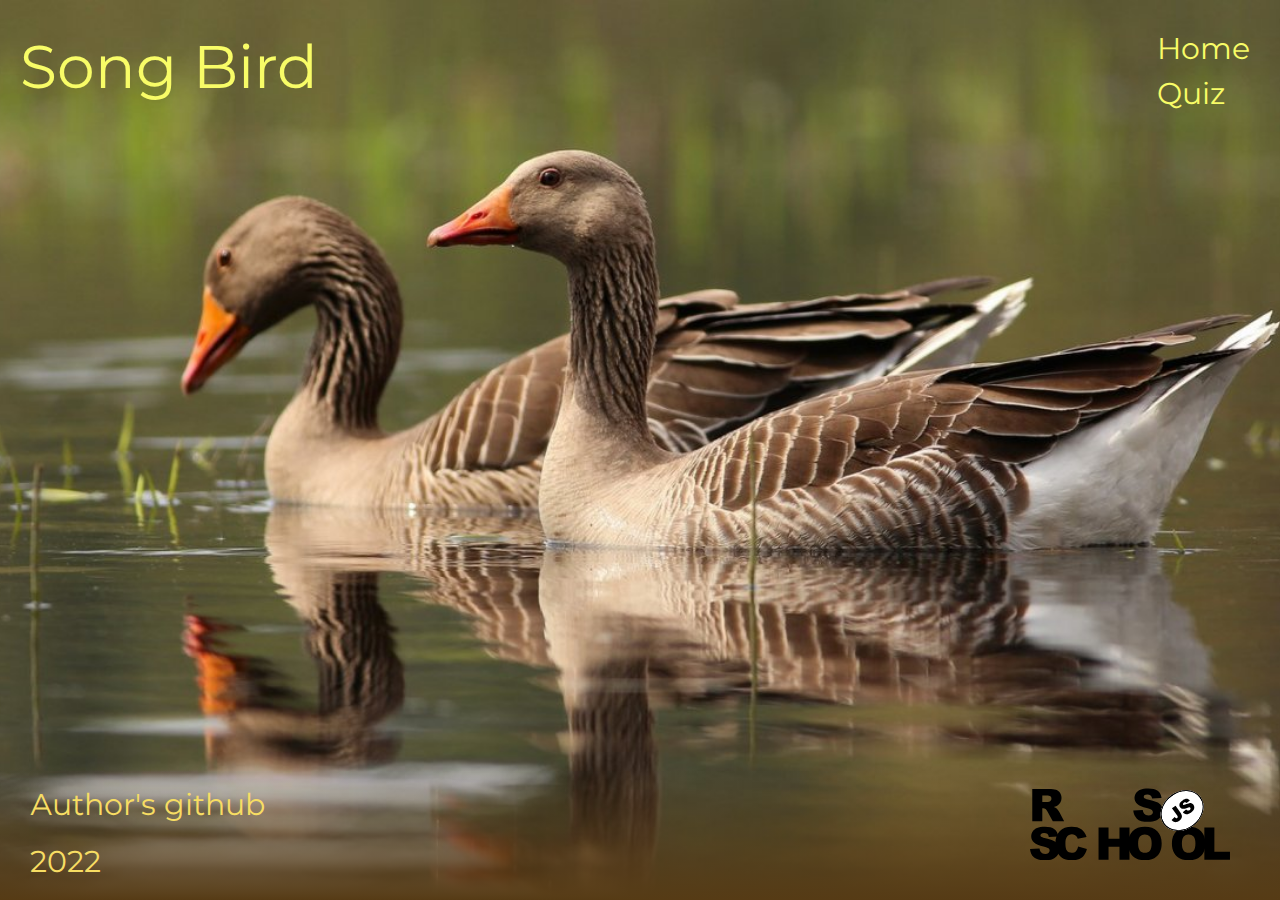
<file: songbird/index.html>
<!DOCTYPE html>
<html lang="en">

<head>
  <meta charset="UTF-8">
  <meta http-equiv="X-UA-Compatible" content="IE=edge">
  <meta name="viewport" content="width=device-width, initial-scale=1.0">
  <link rel="preconnect" href="https://fonts.googleapis.com">
  <link rel="preconnect" href="https://fonts.gstatic.com" crossorigin>
  <link rel="icon" href="img/bird_icon.png" type="image/x-icon">
  <link href="https://fonts.googleapis.com/css2?family=Montserrat&display=swap" rel="stylesheet">
  <link rel="stylesheet" href="startpage.css">
  <title>Start Page</title>
</head>

<body>
  <header class="header">
    <div class="header-logo">Song Bird</div>
    <nav class="header-nav">
      <a class="header-link-start-page" href="">Home</a>
      <a class="header-link-quiz-page" href="QuizPage/quizpage.html">Quiz</a>
    </nav>
  </header>

  <footer class="footer">
    <div class="footer-info-author">
      <a class="footer-link-author" href="https://github.com/evgueniazet">Аuthor's github</a>
      <span class="footer-text">2022</span>
    </div>
    <div class="footer-logo">
      <svg xmlns="http://www.w3.org/2000/svg" xmlns:xlink="http://www.w3.org/1999/xlink" viewBox="0 0 552.8 205.3">
        <style>
          .st0 {
            fill: #fff
          }

          .st1 {
            clip-path: url(#SVGID_2_)
          }

          .st2 {
            clip-path: url(#SVGID_4_)
          }

          .st3 {
            clip-path: url(#SVGID_6_)
          }

          .st4 {
            clip-path: url(#SVGID_8_)
          }

          .st5 {
            fill: #fff;
            stroke: #000;
            stroke-width: 4;
            stroke-miterlimit: 10
          }

          .st6 {
            clip-path: url(#SVGID_8_)
          }

          .st6,
          .st7 {
            fill: none;
            stroke: #000;
            stroke-width: 4;
            stroke-miterlimit: 10
          }

          .st8,
          .st9 {
            clip-path: url(#SVGID_10_)
          }

          .st9 {
            fill: none;
            stroke: #000;
            stroke-width: 4;
            stroke-miterlimit: 10
          }
        </style>
        <title>rs_school_js</title>
        <path
          d="M285.4 68l26.3-1.7c.6 4.3 1.7 7.5 3.5 9.8 2.9 3.6 6.9 5.4 12.2 5.4 3.9 0 7-.9 9.1-2.8 2-1.5 3.2-3.9 3.2-6.4 0-2.4-1.1-4.7-3-6.2-2-1.8-6.7-3.6-14.1-5.2-12.1-2.7-20.8-6.3-25.9-10.9-5.1-4.3-8-10.6-7.8-17.3 0-4.6 1.4-9.2 4-13 3-4.3 7.1-7.7 12-9.6 5.3-2.3 12.7-3.5 22-3.5 11.4 0 20.1 2.1 26.1 6.4 6 4.2 9.6 11 10.7 20.3l-26 1.5c-.7-4-2.1-6.9-4.4-8.8s-5.3-2.8-9.2-2.8c-3.2 0-5.6.7-7.2 2-1.5 1.2-2.5 3-2.4 5 0 1.5.8 2.9 2 3.8 1.3 1.2 4.4 2.3 9.3 3.3 12.1 2.6 20.7 5.2 26 7.9 5.3 2.7 9.1 6 11.4 9.9 2.4 4 3.6 8.6 3.5 13.3 0 5.6-1.6 11.2-4.8 15.9-3.3 4.9-7.9 8.7-13.3 11-5.7 2.5-12.9 3.8-21.5 3.8-15.2 0-25.7-2.9-31.6-8.8S286.1 77 285.4 68zM6.3 97.6V8.2h46.1c8.5 0 15.1.7 19.6 2.2 4.4 1.4 8.3 4.3 10.9 8.2 2.9 4.3 4.3 9.3 4.2 14.5.3 8.8-4.2 17.2-11.9 21.6-3 1.7-6.3 2.9-9.7 3.5 2.5.7 5 1.9 7.2 3.3 1.7 1.4 3.1 3 4.4 4.7 1.5 1.7 2.8 3.6 3.9 5.6l13.4 25.9H63L48.2 70.2c-1.9-3.5-3.5-5.8-5-6.9-2-1.4-4.4-2.1-6.8-2.1H34v36.3H6.3zM34 44.4h11.7c2.5-.2 4.9-.6 7.3-1.2 1.8-.3 3.4-1.3 4.5-2.8 2.7-3.6 2.3-8.7-1-11.8-1.8-1.5-5.3-2.3-10.3-2.3H34v18.1zM0 174.2l26.3-1.7c.6 4.3 1.7 7.5 3.5 9.8 2.8 3.6 6.9 5.5 12.2 5.5 3.9 0 7-.9 9.1-2.8 2-1.6 3.2-3.9 3.2-6.4 0-2.4-1.1-4.7-3-6.2-2-1.8-6.7-3.6-14.2-5.2-12.1-2.7-20.8-6.3-25.9-10.9-5.1-4.3-8-10.6-7.8-17.3 0-4.6 1.4-9.2 4-13 3-4.3 7.1-7.7 12-9.6 5.3-2.3 12.7-3.5 22-3.5 11.4 0 20.1 2.1 26.1 6.4s9.5 11 10.6 20.3l-26 1.5c-.7-4-2.1-6.9-4.4-8.8-2.2-1.9-5.3-2.8-9.2-2.7-3.2 0-5.6.7-7.2 2.1-1.6 1.2-2.5 3-2.4 5 0 1.5.8 2.9 2 3.8 1.3 1.2 4.4 2.3 9.3 3.3 12.1 2.6 20.7 5.2 26 7.9 5.3 2.7 9.1 6 11.4 9.9 2.4 4 3.6 8.6 3.6 13.2 0 5.6-1.7 11.1-4.8 15.8-3.3 4.9-7.9 8.7-13.3 11-5.7 2.5-12.9 3.8-21.5 3.8-15.2 0-25.7-2.9-31.6-8.8-5.9-6-9.2-13.4-10-22.4z" />
        <path
          d="M133 167.2l24.2 7.3c-1.3 6.1-4 11.9-7.7 17-3.4 4.5-7.9 8-13 10.3-5.2 2.3-11.8 3.5-19.8 3.5-9.7 0-17.7-1.4-23.8-4.2-6.2-2.8-11.5-7.8-16-14.9-4.5-7.1-6.7-16.2-6.7-27.3 0-14.8 3.9-26.2 11.8-34.1s19-11.9 33.4-11.9c11.3 0 20.1 2.3 26.6 6.8 6.4 4.6 11.2 11.6 14.4 21l-24.4 5.4c-.6-2.1-1.5-4.2-2.7-6-1.5-2.1-3.4-3.7-5.7-4.9-2.3-1.2-4.9-1.7-7.5-1.7-6.3 0-11.1 2.5-14.4 7.6-2.5 3.7-3.8 9.6-3.8 17.6 0 9.9 1.5 16.7 4.5 20.4 3 3.7 7.2 5.5 12.7 5.5 5.3 0 9.3-1.5 12-4.4 2.7-3.1 4.7-7.4 5.9-13zm56.5-52.8h27.6v31.3h30.2v-31.3h27.8v89.4h-27.8v-36.2h-30.2v36.2h-27.6v-89.4z" />
        <path
          d="M271.3 159.1c0-14.6 4.1-26 12.2-34.1 8.1-8.1 19.5-12.2 34-12.2 14.9 0 26.3 4 34.4 12S364 144 364 158.4c0 10.5-1.8 19-5.3 25.7-3.4 6.6-8.7 12-15.2 15.6-6.7 3.7-15 5.6-24.9 5.6-10.1 0-18.4-1.6-25-4.8-6.8-3.4-12.4-8.7-16.1-15.2-4.1-7-6.2-15.7-6.2-26.2zm27.6.1c0 9 1.7 15.5 5 19.5 3.3 3.9 7.9 5.9 13.7 5.9 5.9 0 10.5-1.9 13.8-5.8s4.9-10.8 4.9-20.8c0-8.4-1.7-14.6-5.1-18.4-3.4-3.9-8-5.8-13.8-5.8-5.1-.2-10 2-13.4 5.9-3.4 3.9-5.1 10.4-5.1 19.5zm93.4-.1c0-14.6 4.1-26 12.2-34.1 8.1-8.1 19.5-12.2 34-12.2 14.9 0 26.4 4 34.4 12S485 144 485 158.4c0 10.5-1.8 19-5.3 25.7-3.4 6.6-8.7 12-15.2 15.6-6.7 3.7-15 5.6-24.9 5.6-10.1 0-18.4-1.6-25-4.8-6.8-3.4-12.4-8.7-16.1-15.2-4.1-7-6.2-15.7-6.2-26.2zm27.6.1c0 9 1.7 15.5 5 19.5 3.3 3.9 7.9 5.9 13.7 5.9 5.9 0 10.5-1.9 13.8-5.8 3.3-3.9 4.9-10.8 4.9-20.8 0-8.4-1.7-14.6-5.1-18.4-3.4-3.9-8-5.8-13.8-5.8-5.1-.2-10.1 2-13.4 5.9-3.4 3.9-5.1 10.4-5.1 19.5z" />
        <path d="M482.1 114.4h27.6v67.4h43.1v22H482v-89.4z" />
        <ellipse transform="rotate(-37.001 420.46 67.88)" class="st0" cx="420.5" cy="67.9" rx="63" ry="51.8" />
        <defs>
          <ellipse id="SVGID_1_" transform="rotate(-37.001 420.46 67.88)" cx="420.5" cy="67.9" rx="63" ry="51.8" />
        </defs>
        <clipPath id="SVGID_2_">
          <use xlink:href="#SVGID_1_" overflow="visible" />
        </clipPath>
        <g class="st1">
          <path transform="rotate(-37.001 420.82 68.353)" class="st0" d="M330.9-14.2h179.8v165.1H330.9z" />
          <g id="Layer_2_1_">
            <defs>
              <path id="SVGID_3_" transform="rotate(-37.001 420.82 68.353)" d="M330.9-14.2h179.8v165.1H330.9z" />
            </defs>
            <clipPath id="SVGID_4_">
              <use xlink:href="#SVGID_3_" overflow="visible" />
            </clipPath>
            <g id="Layer_1-2" class="st2">
              <ellipse transform="rotate(-37.001 420.46 67.88)" class="st0" cx="420.5" cy="67.9" rx="63" ry="51.8" />
              <defs>
                <ellipse id="SVGID_5_" transform="rotate(-37.001 420.46 67.88)" cx="420.5" cy="67.9" rx="63"
                  ry="51.8" />
              </defs>
              <clipPath id="SVGID_6_">
                <use xlink:href="#SVGID_5_" overflow="visible" />
              </clipPath>
              <g class="st3">
                <path transform="rotate(-37 420.799 68.802)" class="st0" d="M357.8 17h125.9v103.7H357.8z" />
                <defs>
                  <path id="SVGID_7_" transform="rotate(-37 420.799 68.802)" d="M357.8 17h125.9v103.7H357.8z" />
                </defs>
                <clipPath id="SVGID_8_">
                  <use xlink:href="#SVGID_7_" overflow="visible" />
                </clipPath>
                <g class="st4">
                  <ellipse transform="rotate(-37.001 420.46 67.88)" class="st5" cx="420.5" cy="67.9" rx="63"
                    ry="51.8" />
                </g>
                <path transform="rotate(-37 420.799 68.802)" class="st6" d="M357.8 17h125.9v103.7H357.8z" />
                <ellipse transform="rotate(-37.001 420.46 67.88)" class="st7" cx="420.5" cy="67.9" rx="63" ry="51.8" />
                <path transform="rotate(-37 420.799 68.802)" class="st0" d="M357.8 17h125.9v103.7H357.8z" />
                <defs>
                  <path id="SVGID_9_" transform="rotate(-37 420.799 68.802)" d="M357.8 17h125.9v103.7H357.8z" />
                </defs>
                <clipPath id="SVGID_10_">
                  <use xlink:href="#SVGID_9_" overflow="visible" />
                </clipPath>
                <g class="st8">
                  <ellipse transform="rotate(-37.001 420.46 67.88)" class="st5" cx="420.5" cy="67.9" rx="63"
                    ry="51.8" />
                </g>
                <path transform="rotate(-37 420.799 68.802)" class="st9" d="M357.8 17h125.9v103.7H357.8z" />
                <path transform="rotate(-37.001 420.82 68.353)" class="st7" d="M330.9-14.2h179.8v165.1H330.9z" />
              </g>
              <ellipse transform="rotate(-37.001 420.46 67.88)" class="st7" cx="420.5" cy="67.9" rx="63" ry="51.8" />
              <path
                d="M392.4 61.3l10-7 12.3 17.5c2.1 2.8 3.7 5.8 4.9 9.1.7 2.5.5 5.2-.5 7.6-1.3 3-3.4 5.5-6.2 7.3-3.3 2.3-6.1 3.6-8.5 4-2.3.4-4.7 0-6.9-1-2.4-1.2-4.5-2.9-6.1-5.1l8.6-8c.7 1.1 1.6 2.1 2.6 2.9.7.5 1.5.8 2.4.8.7 0 1.4-.3 1.9-.7 1-.6 1.7-1.8 1.6-3-.3-1.7-1-3.4-2.1-4.7l-14-19.7zm30 11.1l9.1-7.2c1 1.2 2.3 2.1 3.7 2.6 2 .6 4.1.2 5.8-1.1 1.2-.8 2.2-1.9 2.6-3.3.6-1.8-.4-3.8-2.2-4.4-.3-.1-.6-.2-.9-.2-1.2-.1-3.3.4-6.4 1.7-5.1 2.1-9.1 2.9-12.1 2.6-2.9-.3-5.6-1.8-7.2-4.3-1.2-1.7-1.8-3.7-1.9-5.7 0-2.3.6-4.6 1.9-6.5 1.9-2.7 4.2-5 7-6.8 4.2-2.9 7.9-4.3 11.1-4.3 3.2 0 6.2 1.5 9 4.6l-9 7.1c-1.8-2.3-5.2-2.8-7.5-1l-.3.3c-1 .6-1.7 1.5-2.1 2.6-.3.8-.1 1.7.4 2.4.4.5 1 .9 1.7.9.8.1 2.2-.3 4.2-1.2 5-2.1 8.8-3.3 11.4-3.7 2.2-.4 4.5-.2 6.6.7 1.9.8 3.5 2.2 4.6 3.9 1.4 2 2.2 4.4 2.3 6.9.1 2.6-.6 5.1-2 7.3-1.8 2.7-4.1 5-6.8 6.8-5.5 3.8-10 5.4-13.6 4.8-3.9-.6-7.1-2.6-9.4-5.5z" />
            </g>
          </g>
        </g>
      </svg>
    </div>

  </footer>
</body>

</html>
</file>
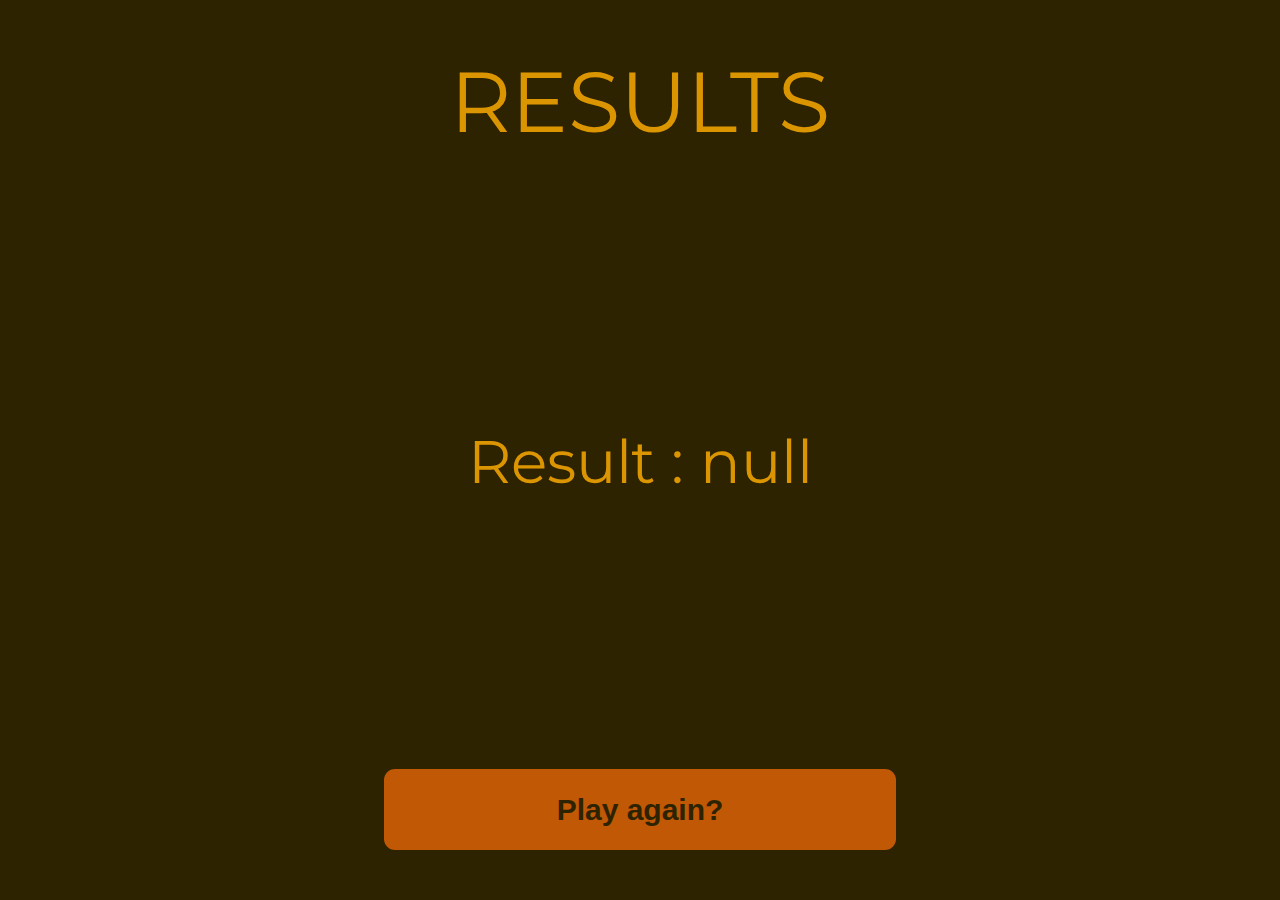
<file: songbird/ResultsPage/results.html>
<!DOCTYPE html>
<html lang="en">

<head>
  <meta charset="UTF-8">
  <meta http-equiv="X-UA-Compatible" content="IE=edge">
  <meta name="viewport" content="width=device-width, initial-scale=1.0">
  <link rel="icon" href="../QuizPage/img/bird_icon.png" type="image/x-icon">
  <link href="https://fonts.googleapis.com/css2?family=Montserrat&display=swap" rel="stylesheet">
  <link rel="stylesheet" href="results.css">
  <title>Results</title>
</head>

<body>
  <div class="wrapper">
    <span class="title">RESULTS</span>
    <div class="results"></div>
    <form action="../QuizPage/quizpage.html">
      <button class="button">Play again?
        </button>
    </form>

  </div>

</body>


<script type="module" src="results.js"></script>

</html>
</file>
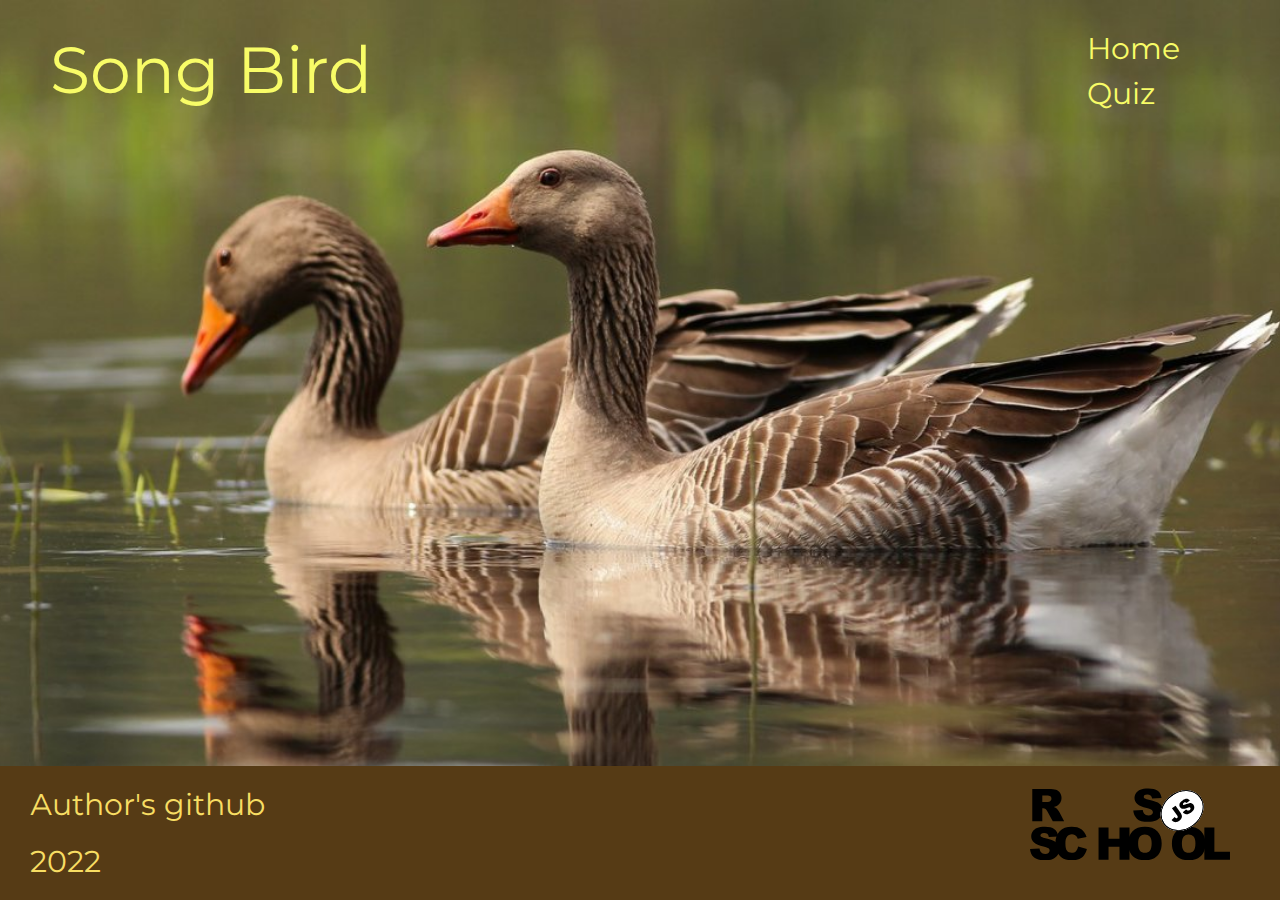
<file: songbird/StartPage/startpage.html>
<!DOCTYPE html>
<html lang="en">

<head>
  <meta charset="UTF-8">
  <meta http-equiv="X-UA-Compatible" content="IE=edge">
  <meta name="viewport" content="width=device-width, initial-scale=1.0">
  <link rel="preconnect" href="https://fonts.googleapis.com">
  <link rel="preconnect" href="https://fonts.gstatic.com" crossorigin>
  <link rel="icon" href="img/bird_icon.png" type="image/x-icon">
  <link href="https://fonts.googleapis.com/css2?family=Montserrat&display=swap" rel="stylesheet">
  <link rel="stylesheet" href="../StartPage/startpage.css">
  <title>Start Page</title>
</head>

<body>
  <header class="header">
    <div class="header-logo">Song Bird</div>
    <nav class="header-nav">
      <a class="header-link-start-page" href="">Home</a>
      <a class="header-link-quiz-page" href="../QuizPage/quizpage.html">Quiz</a>
    </nav>
  </header>

  <!-- <img class="background" src="img/parrot.jpg" /> -->

  <footer class="footer">
    <div class="footer-info-author">
      <a class="footer-link-author" href="https://github.com/evgueniazet">Аuthor's github</a>
      <span class="footer-text">2022</span>
    </div>
    <div class="footer-logo">
      <svg xmlns="http://www.w3.org/2000/svg" xmlns:xlink="http://www.w3.org/1999/xlink" viewBox="0 0 552.8 205.3">
        <style>
          .st0 {
            fill: #fff
          }

          .st1 {
            clip-path: url(#SVGID_2_)
          }

          .st2 {
            clip-path: url(#SVGID_4_)
          }

          .st3 {
            clip-path: url(#SVGID_6_)
          }

          .st4 {
            clip-path: url(#SVGID_8_)
          }

          .st5 {
            fill: #fff;
            stroke: #000;
            stroke-width: 4;
            stroke-miterlimit: 10
          }

          .st6 {
            clip-path: url(#SVGID_8_)
          }

          .st6,
          .st7 {
            fill: none;
            stroke: #000;
            stroke-width: 4;
            stroke-miterlimit: 10
          }

          .st8,
          .st9 {
            clip-path: url(#SVGID_10_)
          }

          .st9 {
            fill: none;
            stroke: #000;
            stroke-width: 4;
            stroke-miterlimit: 10
          }
        </style>
        <title>rs_school_js</title>
        <path
          d="M285.4 68l26.3-1.7c.6 4.3 1.7 7.5 3.5 9.8 2.9 3.6 6.9 5.4 12.2 5.4 3.9 0 7-.9 9.1-2.8 2-1.5 3.2-3.9 3.2-6.4 0-2.4-1.1-4.7-3-6.2-2-1.8-6.7-3.6-14.1-5.2-12.1-2.7-20.8-6.3-25.9-10.9-5.1-4.3-8-10.6-7.8-17.3 0-4.6 1.4-9.2 4-13 3-4.3 7.1-7.7 12-9.6 5.3-2.3 12.7-3.5 22-3.5 11.4 0 20.1 2.1 26.1 6.4 6 4.2 9.6 11 10.7 20.3l-26 1.5c-.7-4-2.1-6.9-4.4-8.8s-5.3-2.8-9.2-2.8c-3.2 0-5.6.7-7.2 2-1.5 1.2-2.5 3-2.4 5 0 1.5.8 2.9 2 3.8 1.3 1.2 4.4 2.3 9.3 3.3 12.1 2.6 20.7 5.2 26 7.9 5.3 2.7 9.1 6 11.4 9.9 2.4 4 3.6 8.6 3.5 13.3 0 5.6-1.6 11.2-4.8 15.9-3.3 4.9-7.9 8.7-13.3 11-5.7 2.5-12.9 3.8-21.5 3.8-15.2 0-25.7-2.9-31.6-8.8S286.1 77 285.4 68zM6.3 97.6V8.2h46.1c8.5 0 15.1.7 19.6 2.2 4.4 1.4 8.3 4.3 10.9 8.2 2.9 4.3 4.3 9.3 4.2 14.5.3 8.8-4.2 17.2-11.9 21.6-3 1.7-6.3 2.9-9.7 3.5 2.5.7 5 1.9 7.2 3.3 1.7 1.4 3.1 3 4.4 4.7 1.5 1.7 2.8 3.6 3.9 5.6l13.4 25.9H63L48.2 70.2c-1.9-3.5-3.5-5.8-5-6.9-2-1.4-4.4-2.1-6.8-2.1H34v36.3H6.3zM34 44.4h11.7c2.5-.2 4.9-.6 7.3-1.2 1.8-.3 3.4-1.3 4.5-2.8 2.7-3.6 2.3-8.7-1-11.8-1.8-1.5-5.3-2.3-10.3-2.3H34v18.1zM0 174.2l26.3-1.7c.6 4.3 1.7 7.5 3.5 9.8 2.8 3.6 6.9 5.5 12.2 5.5 3.9 0 7-.9 9.1-2.8 2-1.6 3.2-3.9 3.2-6.4 0-2.4-1.1-4.7-3-6.2-2-1.8-6.7-3.6-14.2-5.2-12.1-2.7-20.8-6.3-25.9-10.9-5.1-4.3-8-10.6-7.8-17.3 0-4.6 1.4-9.2 4-13 3-4.3 7.1-7.7 12-9.6 5.3-2.3 12.7-3.5 22-3.5 11.4 0 20.1 2.1 26.1 6.4s9.5 11 10.6 20.3l-26 1.5c-.7-4-2.1-6.9-4.4-8.8-2.2-1.9-5.3-2.8-9.2-2.7-3.2 0-5.6.7-7.2 2.1-1.6 1.2-2.5 3-2.4 5 0 1.5.8 2.9 2 3.8 1.3 1.2 4.4 2.3 9.3 3.3 12.1 2.6 20.7 5.2 26 7.9 5.3 2.7 9.1 6 11.4 9.9 2.4 4 3.6 8.6 3.6 13.2 0 5.6-1.7 11.1-4.8 15.8-3.3 4.9-7.9 8.7-13.3 11-5.7 2.5-12.9 3.8-21.5 3.8-15.2 0-25.7-2.9-31.6-8.8-5.9-6-9.2-13.4-10-22.4z" />
        <path
          d="M133 167.2l24.2 7.3c-1.3 6.1-4 11.9-7.7 17-3.4 4.5-7.9 8-13 10.3-5.2 2.3-11.8 3.5-19.8 3.5-9.7 0-17.7-1.4-23.8-4.2-6.2-2.8-11.5-7.8-16-14.9-4.5-7.1-6.7-16.2-6.7-27.3 0-14.8 3.9-26.2 11.8-34.1s19-11.9 33.4-11.9c11.3 0 20.1 2.3 26.6 6.8 6.4 4.6 11.2 11.6 14.4 21l-24.4 5.4c-.6-2.1-1.5-4.2-2.7-6-1.5-2.1-3.4-3.7-5.7-4.9-2.3-1.2-4.9-1.7-7.5-1.7-6.3 0-11.1 2.5-14.4 7.6-2.5 3.7-3.8 9.6-3.8 17.6 0 9.9 1.5 16.7 4.5 20.4 3 3.7 7.2 5.5 12.7 5.5 5.3 0 9.3-1.5 12-4.4 2.7-3.1 4.7-7.4 5.9-13zm56.5-52.8h27.6v31.3h30.2v-31.3h27.8v89.4h-27.8v-36.2h-30.2v36.2h-27.6v-89.4z" />
        <path
          d="M271.3 159.1c0-14.6 4.1-26 12.2-34.1 8.1-8.1 19.5-12.2 34-12.2 14.9 0 26.3 4 34.4 12S364 144 364 158.4c0 10.5-1.8 19-5.3 25.7-3.4 6.6-8.7 12-15.2 15.6-6.7 3.7-15 5.6-24.9 5.6-10.1 0-18.4-1.6-25-4.8-6.8-3.4-12.4-8.7-16.1-15.2-4.1-7-6.2-15.7-6.2-26.2zm27.6.1c0 9 1.7 15.5 5 19.5 3.3 3.9 7.9 5.9 13.7 5.9 5.9 0 10.5-1.9 13.8-5.8s4.9-10.8 4.9-20.8c0-8.4-1.7-14.6-5.1-18.4-3.4-3.9-8-5.8-13.8-5.8-5.1-.2-10 2-13.4 5.9-3.4 3.9-5.1 10.4-5.1 19.5zm93.4-.1c0-14.6 4.1-26 12.2-34.1 8.1-8.1 19.5-12.2 34-12.2 14.9 0 26.4 4 34.4 12S485 144 485 158.4c0 10.5-1.8 19-5.3 25.7-3.4 6.6-8.7 12-15.2 15.6-6.7 3.7-15 5.6-24.9 5.6-10.1 0-18.4-1.6-25-4.8-6.8-3.4-12.4-8.7-16.1-15.2-4.1-7-6.2-15.7-6.2-26.2zm27.6.1c0 9 1.7 15.5 5 19.5 3.3 3.9 7.9 5.9 13.7 5.9 5.9 0 10.5-1.9 13.8-5.8 3.3-3.9 4.9-10.8 4.9-20.8 0-8.4-1.7-14.6-5.1-18.4-3.4-3.9-8-5.8-13.8-5.8-5.1-.2-10.1 2-13.4 5.9-3.4 3.9-5.1 10.4-5.1 19.5z" />
        <path d="M482.1 114.4h27.6v67.4h43.1v22H482v-89.4z" />
        <ellipse transform="rotate(-37.001 420.46 67.88)" class="st0" cx="420.5" cy="67.9" rx="63" ry="51.8" />
        <defs>
          <ellipse id="SVGID_1_" transform="rotate(-37.001 420.46 67.88)" cx="420.5" cy="67.9" rx="63" ry="51.8" />
        </defs>
        <clipPath id="SVGID_2_">
          <use xlink:href="#SVGID_1_" overflow="visible" />
        </clipPath>
        <g class="st1">
          <path transform="rotate(-37.001 420.82 68.353)" class="st0" d="M330.9-14.2h179.8v165.1H330.9z" />
          <g id="Layer_2_1_">
            <defs>
              <path id="SVGID_3_" transform="rotate(-37.001 420.82 68.353)" d="M330.9-14.2h179.8v165.1H330.9z" />
            </defs>
            <clipPath id="SVGID_4_">
              <use xlink:href="#SVGID_3_" overflow="visible" />
            </clipPath>
            <g id="Layer_1-2" class="st2">
              <ellipse transform="rotate(-37.001 420.46 67.88)" class="st0" cx="420.5" cy="67.9" rx="63" ry="51.8" />
              <defs>
                <ellipse id="SVGID_5_" transform="rotate(-37.001 420.46 67.88)" cx="420.5" cy="67.9" rx="63"
                  ry="51.8" />
              </defs>
              <clipPath id="SVGID_6_">
                <use xlink:href="#SVGID_5_" overflow="visible" />
              </clipPath>
              <g class="st3">
                <path transform="rotate(-37 420.799 68.802)" class="st0" d="M357.8 17h125.9v103.7H357.8z" />
                <defs>
                  <path id="SVGID_7_" transform="rotate(-37 420.799 68.802)" d="M357.8 17h125.9v103.7H357.8z" />
                </defs>
                <clipPath id="SVGID_8_">
                  <use xlink:href="#SVGID_7_" overflow="visible" />
                </clipPath>
                <g class="st4">
                  <ellipse transform="rotate(-37.001 420.46 67.88)" class="st5" cx="420.5" cy="67.9" rx="63"
                    ry="51.8" />
                </g>
                <path transform="rotate(-37 420.799 68.802)" class="st6" d="M357.8 17h125.9v103.7H357.8z" />
                <ellipse transform="rotate(-37.001 420.46 67.88)" class="st7" cx="420.5" cy="67.9" rx="63" ry="51.8" />
                <path transform="rotate(-37 420.799 68.802)" class="st0" d="M357.8 17h125.9v103.7H357.8z" />
                <defs>
                  <path id="SVGID_9_" transform="rotate(-37 420.799 68.802)" d="M357.8 17h125.9v103.7H357.8z" />
                </defs>
                <clipPath id="SVGID_10_">
                  <use xlink:href="#SVGID_9_" overflow="visible" />
                </clipPath>
                <g class="st8">
                  <ellipse transform="rotate(-37.001 420.46 67.88)" class="st5" cx="420.5" cy="67.9" rx="63"
                    ry="51.8" />
                </g>
                <path transform="rotate(-37 420.799 68.802)" class="st9" d="M357.8 17h125.9v103.7H357.8z" />
                <path transform="rotate(-37.001 420.82 68.353)" class="st7" d="M330.9-14.2h179.8v165.1H330.9z" />
              </g>
              <ellipse transform="rotate(-37.001 420.46 67.88)" class="st7" cx="420.5" cy="67.9" rx="63" ry="51.8" />
              <path
                d="M392.4 61.3l10-7 12.3 17.5c2.1 2.8 3.7 5.8 4.9 9.1.7 2.5.5 5.2-.5 7.6-1.3 3-3.4 5.5-6.2 7.3-3.3 2.3-6.1 3.6-8.5 4-2.3.4-4.7 0-6.9-1-2.4-1.2-4.5-2.9-6.1-5.1l8.6-8c.7 1.1 1.6 2.1 2.6 2.9.7.5 1.5.8 2.4.8.7 0 1.4-.3 1.9-.7 1-.6 1.7-1.8 1.6-3-.3-1.7-1-3.4-2.1-4.7l-14-19.7zm30 11.1l9.1-7.2c1 1.2 2.3 2.1 3.7 2.6 2 .6 4.1.2 5.8-1.1 1.2-.8 2.2-1.9 2.6-3.3.6-1.8-.4-3.8-2.2-4.4-.3-.1-.6-.2-.9-.2-1.2-.1-3.3.4-6.4 1.7-5.1 2.1-9.1 2.9-12.1 2.6-2.9-.3-5.6-1.8-7.2-4.3-1.2-1.7-1.8-3.7-1.9-5.7 0-2.3.6-4.6 1.9-6.5 1.9-2.7 4.2-5 7-6.8 4.2-2.9 7.9-4.3 11.1-4.3 3.2 0 6.2 1.5 9 4.6l-9 7.1c-1.8-2.3-5.2-2.8-7.5-1l-.3.3c-1 .6-1.7 1.5-2.1 2.6-.3.8-.1 1.7.4 2.4.4.5 1 .9 1.7.9.8.1 2.2-.3 4.2-1.2 5-2.1 8.8-3.3 11.4-3.7 2.2-.4 4.5-.2 6.6.7 1.9.8 3.5 2.2 4.6 3.9 1.4 2 2.2 4.4 2.3 6.9.1 2.6-.6 5.1-2 7.3-1.8 2.7-4.1 5-6.8 6.8-5.5 3.8-10 5.4-13.6 4.8-3.9-.6-7.1-2.6-9.4-5.5z" />
            </g>
          </g>
        </g>
      </svg>
    </div>

  </footer>
</body>

</html>
</file>
<file: songbird/startpage.css>
body {
  margin: 0;
  font-family: 'Montserrat', sans-serif;
  background: url(img/gusi.jpg) no-repeat center center fixed;
  background-size: cover;
}

.header {
  width: 100vw;
  z-index: 2;
  display: flex;
  justify-content: space-between;
  position: absolute;
  padding-top: 30px;
}

.header-logo {
  font-size: 100px;
  margin-left: 20px;
  color: #f8fc67;
}

.header-nav {
  display: flex;
  flex-direction: column;
  margin-right: 30px;
}

.header-link-start-page {
  font-size: 30px;
  text-decoration: none;
  cursor: pointer;
  color: #f8fc67;
  transition: color 0.3s;
}

.header-link-start-page:hover {
  color: #f7ea00;
}

.header-link-quiz-page {
  font-size: 30px;
  margin-top: 8px;
  text-decoration: none;
  cursor: pointer;
  color: #f8fc67;
  transition: color 0.3s;
}

.header-link-quiz-page:hover {
  color: #f7ea00;
}

.footer {
  background: linear-gradient(180deg, rgba(0, 0, 0, 0) 0%, rgba(86, 59, 21, 1) 100%);
  width: 100vw;
  display: flex;
  justify-content: space-between;
  position: absolute;
  bottom: 0;
  z-index: 3;
}

.footer-logo {
  margin-right: 50px;
  width: 200px;
  margin-top: 20px;
}

.footer-info-author {
  display: flex;
  flex-direction: column;
  margin-left: 30px;
}

.footer-link-author {
  text-decoration: none;
  color: #f7dd63;
  font-size: 30px;
  margin-top: 20px;
  cursor: pointer;
  transition: color 0.3s;
}

.footer-link-author:hover {
  color: #fff;
}


.footer-text {
  color: #f7dd63;
  font-size: 30px;
  margin: 20px 0;
  transition: color 0.3s;
}


@media (max-width: 1500px) {

  .header-logo {
    font-size: 60px;
  }

}


@media (max-width: 1200px) {

  .header-logo {
    font-size: 40px;
  }

  .footer-link-author {
    margin-top: 15px;
    font-size: 25px;
  }

  .footer-text {
    font-size: 20px;
    margin: 0;
  }

  .footer-logo {
    margin-bottom: 10px;
    width: 150px;
  }

}

@media (max-width: 1000px) {

  .header-logo {
    font-size: 30px;
  }

  .header-link-start-page {
    font-size: 25px;
  }

  .header-link-quiz-page {
    font-size: 25px;
  }

  .footer-link-author {
    font-size: 20px;
  }

  .footer-text {
    font-size: 18px;
  }

  .footer-logo {
    margin-bottom: 10px;
    width: 120px;
  }

}

@media (max-width: 900px) {


  .footer-link-author {
    font-size: 20px;
  }

  .footer-text {
    font-size: 20px;
  }

  .footer-logo {
    width: 110px;
  }

}


@media (max-width: 500px) {

  .header-logo {
    font-size: 30px;
    margin-left: 25px;
  }

  .header-nav {
    margin-right: 40px;
  }

  .header-link-start-page {
    font-size: 20px;
  }

  .header-link-quiz-page {
    font-size: 20px;
  }

}


@media (max-width: 400px) {

  .footer-link-author {
    font-size: 15px;
  }

  .footer-text {
    font-size: 15px;
  }

  .footer-logo {
    width: 120px;
    margin-top: 20px;
    margin-right: 20px;
  }

}
</file>
<file: songbird/ResultsPage/results.css>
body {
  margin: 0;
  font-family: 'Montserrat', sans-serif;
}

.wrapper {
  background-color: #2E2300;
  width: 100%;
  height: 100vh;
  padding: 50px 100px;
  box-sizing: border-box;
  display: flex;
  flex-direction: column;
  align-items: center;
  justify-content: space-between;
}

.title {
  color: #DB9501;
  font-size: 100px;
}

.result {
  color: #DB9501;
  font-size: 70px;

}


.button {
  width: 50vw;
  height: 10vh;
  font-size: 40px;
  border: none;
  border-radius: 11px;
  cursor: pointer;
  color: #2E2300;
  background-color: #C05805;
  font-weight: bold;
}



@media (max-width: 1700px) {

  .title {
    font-size: 90px;
  }

  .result {
    font-size: 65px;

  }

  .button {
    width: 45vw;
    height: 10vh;
    font-size: 35px;
    font-weight: bold;
  }



}

@media (max-width: 1500px) {

  .title {
    font-size: 85px;
  }

  .result {
    font-size: 60px;
  }

  .button {
    width: 40vw;
    height: 9vh;
    font-size: 30px;
    font-weight: bold;
  }

}



@media (max-width: 1200px) {

  .title {
    font-size: 70px;
  }

  .result {
    font-size: 55px;
  }

  .button {
    width: 35vw;
    height: 8vh;
    font-size: 25px;
    font-weight: bold;
  }


}



@media (max-width: 1000px) {

  .title {
    font-size: 55px;
  }

  .result {
    font-size: 40px;
  }

  .button {
    width: 30vw;
    height: 8vh;
    font-size: 22px;
    font-weight: bold;
  }


}

@media (max-width: 800px) {

  .title {
    font-size: 40px;
  }

  .result {
    font-size: 30px;
  }

  .button {
    font-size: 21px;
  }


}


@media (max-width: 600px) {

  .title {
    font-size: 35px;
  }

  .result {
    font-size: 25px;
  }

  .button {
    width: 30vw;
    height: 8vh;
    font-size: 20px;
  }


}



@media (max-width: 400px) {

  .title {
    font-size: 25px;
  }

  .result {
    font-size: 17px;
  }

}



@media (max-width: 300px) {

  .title {
    font-size: 20px;
  }

  .result {
    font-size: 15px;  
  }

  .button {
    width: 35vw;
    height: 8vh;
    font-size: 15px;
  }


}
</file>
<file: songbird/StartPage/startpage.css>
body {
  /* position: relative; */
  margin: 0;
  font-family: 'Montserrat', sans-serif;
  background: url(img/gusi.jpg) no-repeat center center fixed;
  background-size: cover;
  /* z-index: 1; */
}


.header {
  width: 100vw;
  z-index: 2;
  display: flex;
  justify-content: space-between;
  position: absolute;
  padding-top: 30px;
}

.header-logo {
  font-size: 100px;
  margin-left: 50px;
  color: #f8fc67;
}

.header-nav {
  display: flex;
  flex-direction: column;
  margin-right: 100px;
}

.header-link-start-page {
  font-size: 30px;
  text-decoration: none;
  cursor: pointer;
  color: #f8fc67;
  transition: color 0.3s;
}

.header-link-start-page:hover {
  color: #f7ea00;
}

.header-link-quiz-page {
  font-size: 30px;
  margin-top: 8px;
  text-decoration: none;
  cursor: pointer;
  color: #f8fc67;
  transition: color 0.3s;
}

.header-link-quiz-page:hover {
  color: #f7ea00;
}

/* .background {
  overflow: hidden;
  position: relative;
  padding: 0;
  width: 100vh;
  background-size: cover;
  
} */

.footer {
  background-color: #563b15;
  /* opacity: 0.8; */
  width: 100vw;
  display: flex;
  justify-content: space-between;
  position: absolute;
  bottom: 0;
  z-index: 3;
}


.footer-logo {
  margin-right: 50px;
  width: 200px;
  margin-top: 20px;
}



.footer-info-author {
  display: flex;
  flex-direction: column;
  margin-left: 30px;
}

.footer-link-author {
  text-decoration: none;
  color: #f7dd63;
  font-size: 30px;
  margin-top: 20px;
  cursor: pointer;
  transition: color 0.3s;
}

.footer-link-author:hover {
  color: #fff;
}


.footer-text {
  color: #f7dd63;
  font-size: 30px;
  margin: 20px 0;
  transition: color 0.3s;
  cursor: pointer;
}

.footer-text:hover {
  color: #fff;
}



@media (max-width: 1400px) {

  .header-logo {
    font-size: 65px;
  }

}

@media (max-width: 1200px) {

  .header-logo {
    font-size: 60px;
  }

}

@media (max-width: 1000px) {

  .header-logo {
    font-size: 55px;
  }

}

@media (max-width: 900px) {

  .header-logo {
    font-size: 40px;
  }

  .footer-link-author {
    font-size: 20px;
  }

  .footer-text {
    font-size: 20px;
  }

  .footer-logo {
    width: 150px;
  }

}

@media (max-width: 700px) {

  .header-logo {
    font-size: 35px;
  }

}

@media (max-width: 500px) {

  .header-logo {
    font-size: 30px;
    margin-left: 25px;
  }

  .header-nav {
    margin-right: 40px;
  }

  .header-link-start-page {
    font-size: 20px;
  }

  .header-link-quiz-page {
    font-size: 20px;
  }

}


@media (max-width: 400px) {

  .footer-link-author {
    font-size: 15px;
  }

  .footer-text {
    font-size: 15px;
  }

  .footer-logo {
    width: 120px;
    margin-top: 20px;
    margin-right: 20px;
  }

}
</file>
